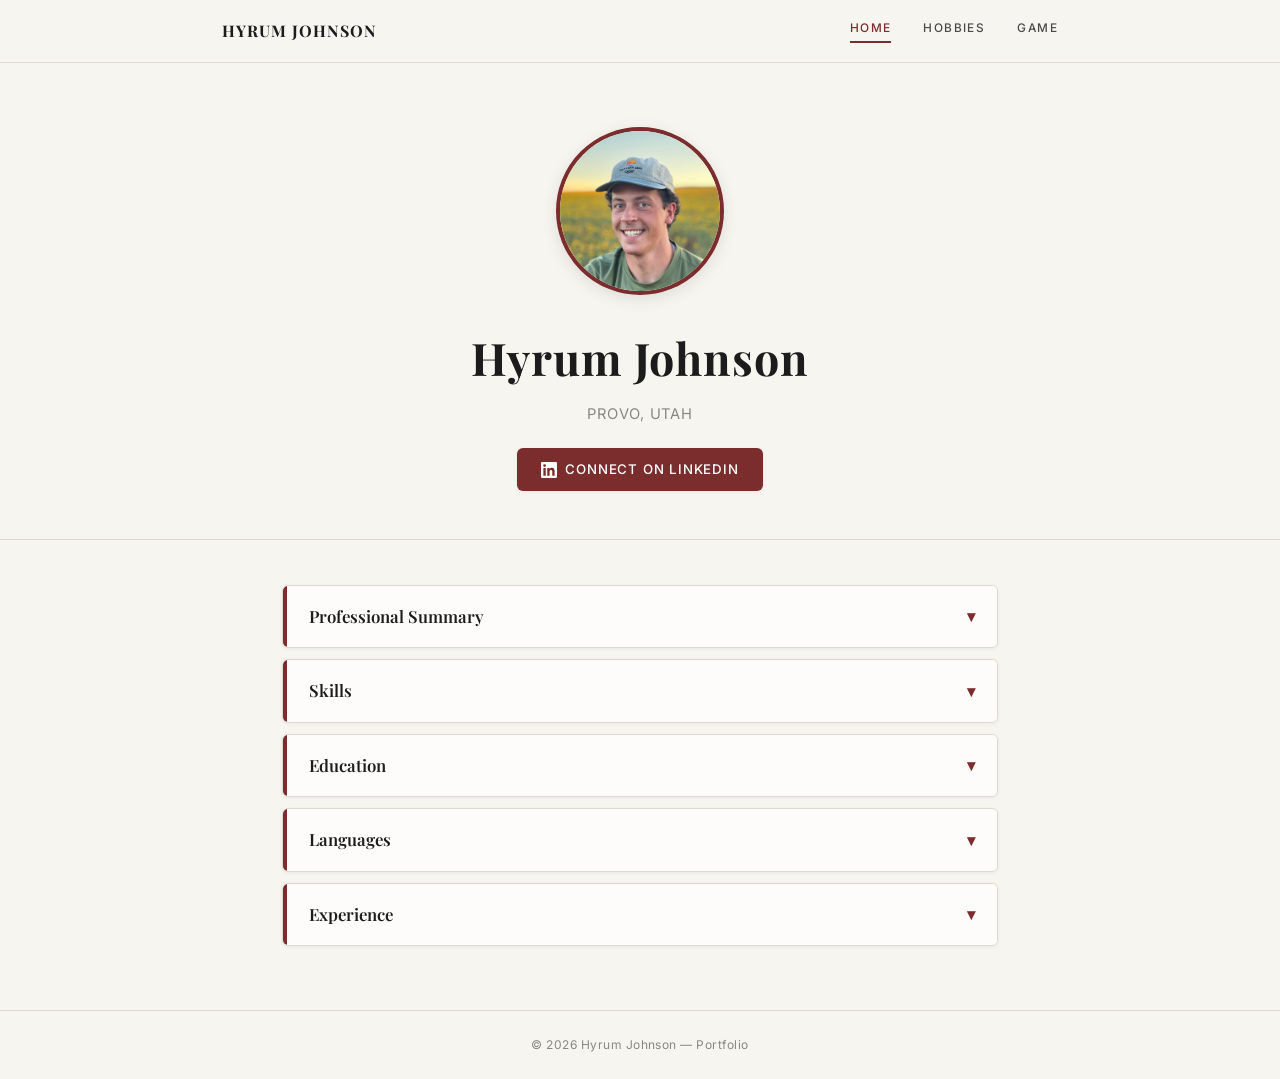
<file: index.html>
<!DOCTYPE html>
<html lang="en">
<head>
    <meta charset="UTF-8">
    <meta name="viewport" content="width=device-width, initial-scale=1.0">
    <title>Hyrum Johnson | Portfolio</title>
    <!-- Bunny Fonts: GDPR-compliant Google Fonts alternative — no visitor IP logging -->
    <link rel="preconnect" href="https://fonts.bunny.net">
    <link href="https://fonts.bunny.net/css2?family=Playfair+Display:wght@400;600;700&family=Inter:wght@300;400;500;600&display=swap" rel="stylesheet">
    <link rel="stylesheet" href="css/main.css">
</head>
<body>

    <nav class="navbar">
        <div class="nav-inner">
            <span class="nav-brand">HYRUM JOHNSON</span>
            <div class="nav-links">
                <a href="index.html" class="nav-link active">HOME</a>
                <a href="hobbies.html" class="nav-link">HOBBIES</a>
                <a href="game.html" class="nav-link">GAME</a>
            </div>
        </div>
    </nav>

    <section class="hero">
        <div class="profile-container">
            <img src="images/profile.jpg" alt="Hyrum Johnson" class="profile-photo">
        </div>
        <h1 class="hero-name">Hyrum Johnson</h1>
        <p class="hero-location">Provo, Utah</p>
        <a href="https://www.linkedin.com/in/hyrum-johnson-33675426a/" target="_blank" rel="noopener noreferrer" class="linkedin-btn">
            <svg xmlns="http://www.w3.org/2000/svg" width="16" height="16" viewBox="0 0 24 24" fill="currentColor" aria-hidden="true">
                <path d="M20.447 20.452h-3.554v-5.569c0-1.328-.027-3.037-1.852-3.037-1.853 0-2.136 1.445-2.136 2.939v5.667H9.351V9h3.414v1.561h.046c.477-.9 1.637-1.85 3.37-1.85 3.601 0 4.267 2.37 4.267 5.455v6.286zM5.337 7.433a2.062 2.062 0 0 1-2.063-2.065 2.064 2.064 0 1 1 2.063 2.065zm1.782 13.019H3.555V9h3.564v11.452zM22.225 0H1.771C.792 0 0 .774 0 1.729v20.542C0 23.227.792 24 1.771 24h20.451C23.2 24 24 23.227 24 22.271V1.729C24 .774 23.2 0 22.222 0h.003z"/>
            </svg>
            Connect on LinkedIn
        </a>
    </section>

    <main class="resume-main">

        <details class="accordion">
            <summary class="accordion-summary">
                <span>Professional Summary</span>
                <span class="arrow" aria-hidden="true">&#9662;</span>
            </summary>
            <div class="accordion-body">
                <p>Extremely driven and eager to learn college student. Exceptional communication skills both written and verbal. Experienced in various tasks found on a farm, mechanic shop, machine shop, and an office. Skilled manager, planner and organizer with intentions to increase such qualities in every aspect of work. Motivated to exert strategic and determined work ethic.</p>
            </div>
        </details>

        <details class="accordion">
            <summary class="accordion-summary">
                <span>Skills</span>
                <span class="arrow" aria-hidden="true">&#9662;</span>
            </summary>
            <div class="accordion-body">
                <ul class="skills-list">
                    <li>Excel Proficient</li>
                    <li>Financial Literacy</li>
                    <li>Supply Management</li>
                    <li>Project Management</li>
                    <li>Farm Operations Management</li>
                    <li>Written &amp; Verbal Communication</li>
                    <li>Customer Relations</li>
                </ul>
            </div>
        </details>

        <details class="accordion">
            <summary class="accordion-summary">
                <span>Education</span>
                <span class="arrow" aria-hidden="true">&#9662;</span>
            </summary>
            <div class="accordion-body">
                <div class="edu-entry">
                    <h3>Monticello High School</h3>
                    <p class="edu-location">Monticello, Utah</p>
                    <p class="edu-degree">High School Diploma &mdash; May 2020</p>
                    <ul class="edu-honors">
                        <li>Student Body President</li>
                        <li>High Honor Roll</li>
                    </ul>
                </div>
                <div class="edu-entry">
                    <h3>Brigham Young University</h3>
                    <p class="edu-location">Provo, Utah</p>
                    <p class="edu-degree">Winter 2023 &mdash; Currently Attending</p>
                </div>
            </div>
        </details>

        <details class="accordion">
            <summary class="accordion-summary">
                <span>Languages</span>
                <span class="arrow" aria-hidden="true">&#9662;</span>
            </summary>
            <div class="accordion-body">
                <div class="language-row">
                    <span class="lang-name">Spanish</span>
                    <span class="lang-level">Professional Working Proficiency</span>
                </div>
            </div>
        </details>

        <details class="accordion">
            <summary class="accordion-summary">
                <span>Experience</span>
                <span class="arrow" aria-hidden="true">&#9662;</span>
            </summary>
            <div class="accordion-body">

                <div class="exp-entry">
                    <div class="exp-header">
                        <h3>Johnson Organic Farms</h3>
                        <span class="exp-title">Farmer</span>
                    </div>
                    <p class="exp-meta">Monticello, UT &nbsp;&bull;&nbsp; May 2011 &mdash; Current</p>
                    <ul>
                        <li>Established effective communication between crew members throughout daily operations.</li>
                        <li>Created and organized Excel sheets for organization and record keeping.</li>
                        <li>Participated in every aspect of the growth and upkeep of the farm.</li>
                    </ul>
                </div>

                <div class="exp-entry">
                    <div class="exp-header">
                        <h3>GYC Luxury Homes</h3>
                        <span class="exp-title">Jobsite Assistant</span>
                    </div>
                    <p class="exp-meta">Alpine, UT &nbsp;&bull;&nbsp; Oct 2025 &mdash; Current</p>
                    <ul>
                        <li>Communicated with and translated Spanish for the superintendent and various subcontractors.</li>
                        <li>Assisted in constructing, fixing, and maintaining homes.</li>
                    </ul>
                </div>

                <div class="exp-entry">
                    <div class="exp-header">
                        <h3>GotchaQR</h3>
                        <span class="exp-title">BYU Internship</span>
                    </div>
                    <p class="exp-meta">Provo, UT &nbsp;&bull;&nbsp; Jan 2026 &mdash; April 2026</p>
                    <ul>
                        <li>Developed financial models for a startup company.</li>
                        <li>Produced data on target markets and buyer personas.</li>
                        <li>Presented multiple recommendations and coordinated efforts with internship team members.</li>
                    </ul>
                </div>

                <div class="exp-entry">
                    <div class="exp-header">
                        <h3>Sierra Towing</h3>
                        <span class="exp-title">Office Manager</span>
                    </div>
                    <p class="exp-meta">Monticello, UT &nbsp;&bull;&nbsp; Oct 2022 &mdash; Jan 2023</p>
                    <ul>
                        <li>Managed day-to-day operations of the office, such as ordering supplies, maintaining equipment and managing calendars.</li>
                        <li>Responded to customer inquiries and complaints with timeliness and professionalism.</li>
                        <li>Utilized excellent organizational skills to prioritize tasks effectively.</li>
                    </ul>
                </div>

                <div class="exp-entry">
                    <div class="exp-header">
                        <h3>The Church of Jesus Christ of Latter-day Saints</h3>
                        <span class="exp-title">Missionary Service, Full-time Volunteer</span>
                    </div>
                    <p class="exp-meta">Spain, Barcelona &nbsp;&bull;&nbsp; Oct 2020 &mdash; Sep 2022</p>
                    <ul>
                        <li>Led and motivated a team of peers in a cross-cultural environment to achieve collective goals.</li>
                        <li>Daily efficient planning and coordinating with peers.</li>
                        <li>Practiced active listening and building interpersonal skills.</li>
                    </ul>
                </div>

            </div>
        </details>

    </main>

    <footer class="footer">
        <p>&copy; 2026 Hyrum Johnson &mdash; Portfolio</p>
    </footer>

</body>
</html>
</file>
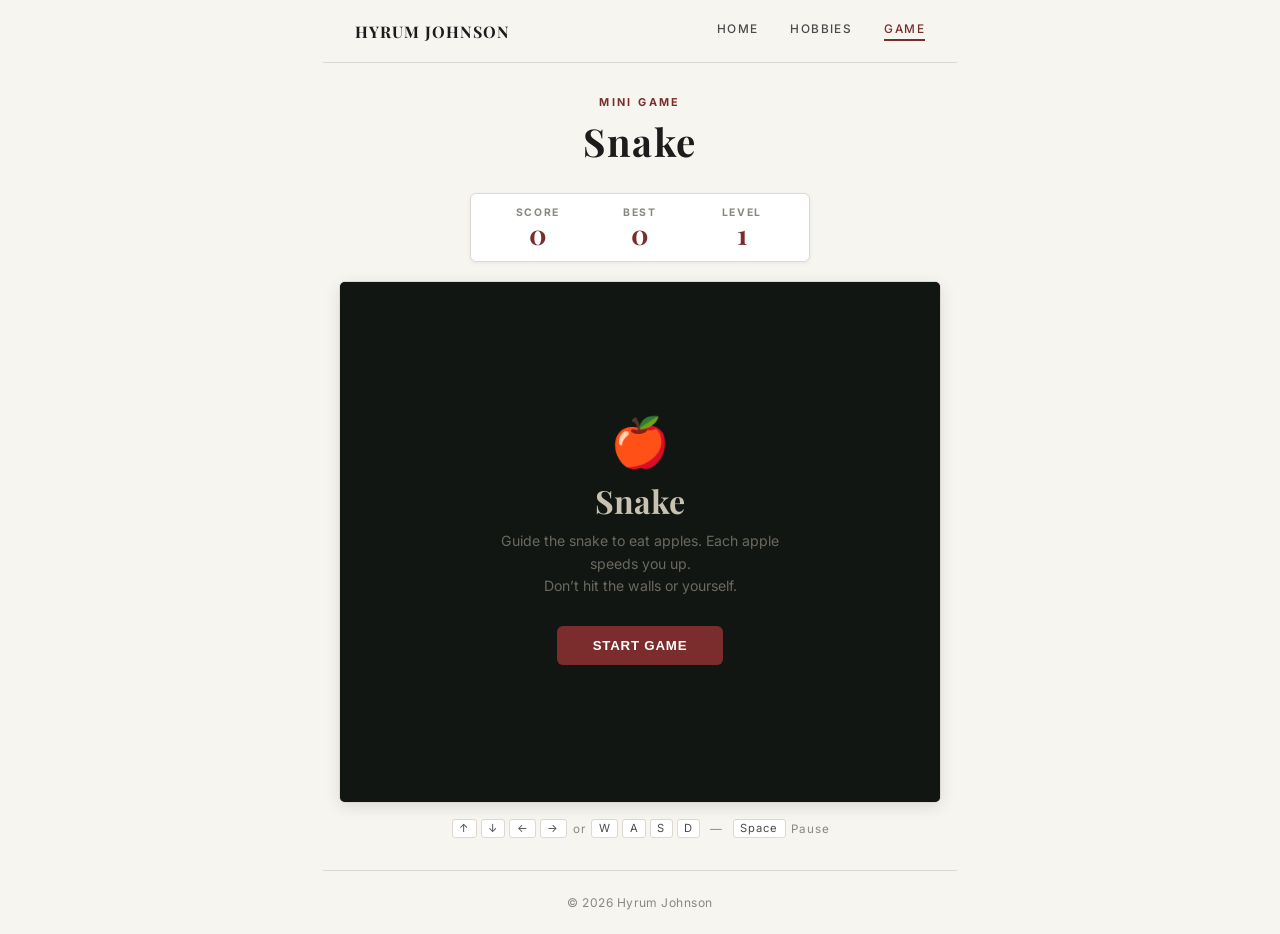
<file: game.html>
<!DOCTYPE html>
<html lang="en">
<head>
    <meta charset="UTF-8">
    <meta name="viewport" content="width=device-width, initial-scale=1.0">
    <title>Snake Game | Hyrum Johnson</title>
    <!-- Bunny Fonts: GDPR-compliant Google Fonts alternative — no visitor IP logging -->
    <link rel="preconnect" href="https://fonts.bunny.net">
    <link href="https://fonts.bunny.net/css2?family=Playfair+Display:wght@400;600;700&family=Inter:wght@300;400;500;600&display=swap" rel="stylesheet">

    <style>
        /* ── RESET ──────────────────────────────────────────────── */
        *, *::before, *::after {
            box-sizing: border-box;
            margin: 0;
            padding: 0;
        }

        /* ── PAGE — matches index.html / main.css design system ─── */
        :root {
            /* Page chrome tokens */
            --off-white:   #f7f5f0;
            --cream:       #edeae3;
            --white:       #ffffff;
            --dark-text:   #1c1c1c;
            --mid-text:    #4a4a4a;
            --light-text:  #888880;
            --accent:      #7b2d2d;
            --accent-dark: #5a1f1f;
            --border:      #ddd9d0;
            --shadow-sm:   0 1px 4px rgba(0,0,0,0.06);
            --shadow-md:   0 4px 16px rgba(0,0,0,0.10);
            --radius:      6px;
            --font-serif:  'Playfair Display', Georgia, 'Times New Roman', serif;
            --font-sans:   'Inter', -apple-system, BlinkMacSystemFont, 'Segoe UI', sans-serif;

            /* Score display */
            --score-color: #7b2d2d;

            /* Canvas-internal game colors — keep untouched */
            --bg:          #111714;
            --surface:     #181e19;
            --canvas-border: #252e26;
            --green:       #6a9e74;
            --green-head:  #84b88e;
        }

        html, body {
            height: 100%;
            background-color: var(--off-white);
            color: var(--dark-text);
            font-family: var(--font-sans);
            display: flex;
            flex-direction: column;
            align-items: center;
        }

        /* ── NAV — off-white, matches main.css exactly ──────────── */
        .navbar {
            width: 100%;
            background-color: var(--off-white);
            border-bottom: 1px solid var(--border);
            padding: 0 2rem;
        }

        .nav-inner {
            max-width: 900px;
            margin: 0 auto;
            height: 62px;
            display: flex;
            justify-content: space-between;
            align-items: center;
        }

        .nav-brand {
            font-family: var(--font-serif);
            font-size: 1rem;
            font-weight: 700;
            color: var(--dark-text);
            letter-spacing: 0.06em;
        }

        .nav-links { display: flex; gap: 2rem; }

        .nav-link {
            font-size: 0.74rem;
            font-weight: 500;
            letter-spacing: 0.12em;
            text-transform: uppercase;
            text-decoration: none;
            color: var(--mid-text);
            padding-bottom: 3px;
            border-bottom: 2px solid transparent;
            transition: color 0.2s, border-color 0.2s;
        }

        .nav-link:hover,
        .nav-link.active {
            color: var(--accent);
            border-bottom-color: var(--accent);
        }

        /* ── GAME WRAPPER ───────────────────────────────────────── */
        .game-wrapper {
            flex: 1;
            display: flex;
            flex-direction: column;
            align-items: center;
            justify-content: center;
            padding: 2rem 1rem;
            width: 100%;
        }

        /* ── HEADER — Playfair Display, dark text, maroon eyebrow ── */
        .game-header {
            text-align: center;
            margin-bottom: 1.6rem;
        }

        .game-eyebrow {
            font-size: 0.68rem;
            font-weight: 700;
            letter-spacing: 0.22em;
            text-transform: uppercase;
            color: var(--accent);
            display: block;
            margin-bottom: 0.4rem;
        }

        .game-title {
            font-family: var(--font-serif);
            font-size: 2.4rem;
            font-weight: 700;
            color: var(--dark-text);
            letter-spacing: 0.04em;
        }

        /* ── SCOREBOARD — white card, maroon score values ────────── */
        .scoreboard {
            display: flex;
            gap: 3rem;
            margin-bottom: 1.2rem;
            padding: 0.75rem 2.5rem;
            background-color: var(--white);
            border: 1px solid var(--border);
            border-radius: var(--radius);
            box-shadow: var(--shadow-sm);
        }

        .score-item {
            display: flex;
            flex-direction: column;
            align-items: center;
            gap: 0.15rem;
        }

        .score-label {
            font-size: 0.65rem;
            font-weight: 700;
            letter-spacing: 0.16em;
            text-transform: uppercase;
            color: var(--light-text);
        }

        .score-value {
            font-family: var(--font-serif);
            font-size: 1.7rem;
            font-weight: 700;
            color: var(--score-color);
            line-height: 1;
            min-width: 3ch;
            text-align: center;
        }

        /* ── CANVAS CONTAINER — white card around dark canvas ────── */
        .canvas-container {
            position: relative;
            border: 1px solid var(--border);
            border-radius: var(--radius);
            overflow: hidden;
            box-shadow: var(--shadow-md);
            background: var(--white);
        }

        #gameCanvas {
            display: block;
            /* canvas bg is drawn by JS — intentionally dark */
        }

        /* ── OVERLAY — sits on dark canvas, stays dark intentionally */
        .overlay {
            position: absolute;
            inset: 0;
            background-color: rgba(18, 22, 18, 0.90);
            display: flex;
            flex-direction: column;
            align-items: center;
            justify-content: center;
            text-align: center;
            padding: 2rem;
            transition: opacity 0.25s;
        }

        .overlay.hidden {
            opacity: 0;
            pointer-events: none;
        }

        .overlay-icon {
            font-size: 3rem;
            margin-bottom: 0.8rem;
            line-height: 1;
        }

        .overlay-title {
            font-family: var(--font-serif);
            font-size: 2rem;
            font-weight: 700;
            color: #c8c2b2;
            margin-bottom: 0.5rem;
        }

        .overlay-subtitle {
            font-size: 0.88rem;
            color: #6a6960;
            margin-bottom: 1.8rem;
            line-height: 1.6;
            max-width: 300px;
        }

        /* Overlay button — maroon filled, matches .linkedin-btn style */
        .game-btn {
            background-color: var(--accent);
            color: #fff;
            border: none;
            padding: 0.75rem 2.2rem;
            border-radius: var(--radius);
            font-size: 0.83rem;
            font-weight: 600;
            letter-spacing: 0.06em;
            text-transform: uppercase;
            cursor: pointer;
            transition: background-color 0.2s, transform 0.15s;
        }

        .game-btn:hover {
            background-color: var(--accent-dark);
            transform: translateY(-2px);
        }

        .overlay-score-display {
            font-family: var(--font-serif);
            font-size: 1.2rem;
            color: var(--score-color);
            margin-bottom: 1.4rem;
        }

        /* ── CONTROLS HINT — muted text, light key badges ────────── */
        .controls-hint {
            margin-top: 1rem;
            font-size: 0.73rem;
            color: var(--light-text);
            letter-spacing: 0.08em;
            text-align: center;
        }

        .controls-hint span {
            display: inline-block;
            background-color: var(--white);
            border: 1px solid var(--border);
            border-radius: 3px;
            padding: 0.1rem 0.4rem;
            margin: 0 2px;
            font-size: 0.7rem;
            color: var(--mid-text);
        }

        /* ── FOOTER — matches main.css .footer exactly ───────────── */
        .game-footer {
            width: 100%;
            text-align: center;
            padding: 1.5rem;
            font-size: 0.75rem;
            color: var(--light-text);
            border-top: 1px solid var(--border);
            letter-spacing: 0.04em;
            margin-top: auto;
        }
    </style>
</head>
<body>

    <!-- NAV -->
    <nav class="navbar">
        <div class="nav-inner">
            <span class="nav-brand">HYRUM JOHNSON</span>
            <div class="nav-links">
                <a href="index.html" class="nav-link">HOME</a>
                <a href="hobbies.html" class="nav-link">HOBBIES</a>
                <a href="game.html" class="nav-link active">GAME</a>
            </div>
        </div>
    </nav>

    <!-- GAME WRAPPER -->
    <div class="game-wrapper">

        <div class="game-header">
            <span class="game-eyebrow">Mini Game</span>
            <h1 class="game-title">Snake</h1>
        </div>

        <!-- SCOREBOARD -->
        <div class="scoreboard">
            <div class="score-item">
                <span class="score-label">Score</span>
                <span class="score-value" id="scoreDisplay">0</span>
            </div>
            <div class="score-item">
                <span class="score-label">Best</span>
                <span class="score-value" id="highScoreDisplay">0</span>
            </div>
            <div class="score-item">
                <span class="score-label">Level</span>
                <span class="score-value" id="levelDisplay">1</span>
            </div>
        </div>

        <!-- CANVAS -->
        <div class="canvas-container">
            <canvas id="gameCanvas" width="600" height="520"></canvas>

            <!-- START OVERLAY -->
            <div class="overlay" id="startOverlay">
                <div class="overlay-icon">&#127822;</div>
                <h2 class="overlay-title">Snake</h2>
                <p class="overlay-subtitle">
                    Guide the snake to eat apples. Each apple speeds you up.<br>
                    Don&rsquo;t hit the walls or yourself.
                </p>
                <button class="game-btn" id="startBtn">Start Game</button>
            </div>

            <!-- GAME OVER OVERLAY -->
            <div class="overlay hidden" id="gameOverOverlay">
                <div class="overlay-icon">&#128128;</div>
                <h2 class="overlay-title">Game Over</h2>
                <p class="overlay-score-display" id="finalScoreText">Score: 0</p>
                <p class="overlay-subtitle" id="gameOverMsg">Better luck next time.</p>
                <button class="game-btn" id="restartBtn">Play Again</button>
            </div>

            <!-- PAUSED OVERLAY -->
            <div class="overlay hidden" id="pauseOverlay">
                <div class="overlay-icon">&#9646;&#9646;</div>
                <h2 class="overlay-title">Paused</h2>
                <p class="overlay-subtitle">Press <strong>Space</strong> or tap the button to resume.</p>
                <button class="game-btn" id="resumeBtn">Resume</button>
            </div>
        </div>

        <!-- CONTROLS -->
        <p class="controls-hint">
            <span>&#8593;</span><span>&#8595;</span><span>&#8592;</span><span>&#8594;</span>
            or
            <span>W</span><span>A</span><span>S</span><span>D</span>
            &nbsp;&mdash;&nbsp;
            <span>Space</span> Pause
        </p>

    </div>

    <footer class="game-footer">
        <p>&copy; 2026 Hyrum Johnson</p>
    </footer>

    <!-- ═══ GAME SCRIPT ═══════════════════════════════════════════ -->
    <script>
        'use strict';

        // ── CONFIG ────────────────────────────────────────────────
        const GRID       = 20;          // px per cell
        const COLS       = 30;          // canvas width  / GRID
        const ROWS       = 26;          // canvas height / GRID
        const BASE_SPEED = 150;         // ms between ticks (lower = faster)
        const SPEED_STEP = 5;           // ms faster per apple eaten
        const MIN_SPEED  = 65;          // ms floor

        // Colors — muted palette, no bright hues
        const COLOR = {
            bg:          '#181e19',
            grid:        '#1c2320',
            snakeBody:   '#4e7856',
            snakeHead:   '#6a9e74',
            snakeEye:    '#d0cbbf',
            snakePupil:  '#181e19',
            apple:       '#7a3232',
            appleShine:  '#9e4444',
            appleLeaf:   '#4a7a52',
            appleLeaf2:  '#3d6644',
            text:        '#4a4840',
        };

        // ── STATE ─────────────────────────────────────────────────
        let snake, dir, nextDir, apple, score, highScore, level, speed;
        let gameLoop   = null;
        let gameState  = 'idle';    // 'idle' | 'playing' | 'paused' | 'over'

        const canvas  = document.getElementById('gameCanvas');
        const ctx     = canvas.getContext('2d');

        const startOverlay    = document.getElementById('startOverlay');
        const gameOverOverlay = document.getElementById('gameOverOverlay');
        const pauseOverlay    = document.getElementById('pauseOverlay');

        const scoreDisplay     = document.getElementById('scoreDisplay');
        const highScoreDisplay = document.getElementById('highScoreDisplay');
        const levelDisplay     = document.getElementById('levelDisplay');
        const finalScoreText   = document.getElementById('finalScoreText');
        const gameOverMsg      = document.getElementById('gameOverMsg');

        // Load high score from localStorage
        highScore = parseInt(localStorage.getItem('snakeHighScore') || '0', 10);
        highScoreDisplay.textContent = highScore;

        // ── INIT ──────────────────────────────────────────────────
        function initGame() {
            const midCol = Math.floor(COLS / 2);
            const midRow = Math.floor(ROWS / 2);
            snake   = [
                { x: midCol,     y: midRow },
                { x: midCol - 1, y: midRow },
                { x: midCol - 2, y: midRow },
            ];
            dir     = { x: 1, y: 0 };
            nextDir = { x: 1, y: 0 };
            score   = 0;
            level   = 1;
            speed   = BASE_SPEED;
            scoreDisplay.textContent = '0';
            levelDisplay.textContent = '1';
            spawnApple();
        }

        // ── APPLE SPAWN ───────────────────────────────────────────
        function spawnApple() {
            let pos;
            do {
                pos = {
                    x: Math.floor(Math.random() * COLS),
                    y: Math.floor(Math.random() * ROWS),
                };
            } while (snake.some(seg => seg.x === pos.x && seg.y === pos.y));
            apple = pos;
        }

        // ── GAME TICK ─────────────────────────────────────────────
        function tick() {
            dir = { ...nextDir };

            const head = {
                x: snake[0].x + dir.x,
                y: snake[0].y + dir.y,
            };

            // Wall collision
            if (head.x < 0 || head.x >= COLS || head.y < 0 || head.y >= ROWS) {
                endGame(); return;
            }
            // Self collision
            if (snake.some(seg => seg.x === head.x && seg.y === head.y)) {
                endGame(); return;
            }

            snake.unshift(head);

            if (head.x === apple.x && head.y === apple.y) {
                score++;
                scoreDisplay.textContent = score;
                // Level up every 5 apples
                level = Math.floor(score / 5) + 1;
                levelDisplay.textContent = level;
                // Speed up
                speed = Math.max(MIN_SPEED, BASE_SPEED - (score * SPEED_STEP));
                // Restart loop with new speed
                clearInterval(gameLoop);
                gameLoop = setInterval(tick, speed);
                spawnApple();
            } else {
                snake.pop();
            }

            draw();
        }

        // ── DRAW ──────────────────────────────────────────────────
        function draw() {
            // Background
            ctx.fillStyle = COLOR.bg;
            ctx.fillRect(0, 0, canvas.width, canvas.height);

            // Subtle grid
            ctx.strokeStyle = COLOR.grid;
            ctx.lineWidth = 0.5;
            for (let x = 0; x <= COLS; x++) {
                ctx.beginPath();
                ctx.moveTo(x * GRID, 0);
                ctx.lineTo(x * GRID, canvas.height);
                ctx.stroke();
            }
            for (let y = 0; y <= ROWS; y++) {
                ctx.beginPath();
                ctx.moveTo(0, y * GRID);
                ctx.lineTo(canvas.width, y * GRID);
                ctx.stroke();
            }

            // Draw apple
            drawApple(apple.x, apple.y);

            // Draw snake (body first, head on top)
            for (let i = snake.length - 1; i >= 0; i--) {
                if (i === 0) {
                    drawSnakeHead(snake[0], dir);
                } else {
                    drawSnakeBody(snake[i], i);
                }
            }
        }

        function drawSnakeBody(seg, index) {
            const px = seg.x * GRID;
            const py = seg.y * GRID;
            const pad = 1.5;
            const r = 4;
            const opacity = Math.max(0.4, 1 - index * 0.022);
            ctx.fillStyle = blendAlpha(COLOR.snakeBody, opacity);
            roundRect(ctx, px + pad, py + pad, GRID - pad * 2, GRID - pad * 2, r);
            ctx.fill();
        }

        function drawSnakeHead(seg, direction) {
            const px = seg.x * GRID;
            const py = seg.y * GRID;
            const pad = 1;
            const r = 5;

            // Head body
            ctx.fillStyle = COLOR.snakeHead;
            roundRect(ctx, px + pad, py + pad, GRID - pad * 2, GRID - pad * 2, r);
            ctx.fill();

            // Eyes
            const eyeSize = 3;
            const pupilSize = 1.5;
            let eye1, eye2;

            if (direction.x === 1) {          // right
                eye1 = { x: px + 14, y: py + 5 };
                eye2 = { x: px + 14, y: py + 13 };
            } else if (direction.x === -1) {  // left
                eye1 = { x: px + 4,  y: py + 5 };
                eye2 = { x: px + 4,  y: py + 13 };
            } else if (direction.y === -1) {  // up
                eye1 = { x: px + 5,  y: py + 4 };
                eye2 = { x: px + 13, y: py + 4 };
            } else {                          // down
                eye1 = { x: px + 5,  y: py + 14 };
                eye2 = { x: px + 13, y: py + 14 };
            }

            [eye1, eye2].forEach(eye => {
                ctx.fillStyle = COLOR.snakeEye;
                ctx.beginPath();
                ctx.arc(eye.x, eye.y, eyeSize, 0, Math.PI * 2);
                ctx.fill();
                ctx.fillStyle = COLOR.snakePupil;
                ctx.beginPath();
                ctx.arc(eye.x, eye.y, pupilSize, 0, Math.PI * 2);
                ctx.fill();
            });
        }

        function drawApple(col, row) {
            const cx = col * GRID + GRID / 2;
            const cy = row * GRID + GRID / 2 + 1;
            const r  = 7;

            // Apple body
            ctx.fillStyle = COLOR.apple;
            ctx.beginPath();
            ctx.arc(cx, cy, r, 0, Math.PI * 2);
            ctx.fill();

            // Shine
            ctx.fillStyle = COLOR.appleShine;
            ctx.beginPath();
            ctx.arc(cx - 2, cy - 2, 2.5, 0, Math.PI * 2);
            ctx.fill();

            // Stem
            ctx.strokeStyle = COLOR.appleLeaf;
            ctx.lineWidth = 1.5;
            ctx.lineCap = 'round';
            ctx.beginPath();
            ctx.moveTo(cx, cy - r);
            ctx.lineTo(cx + 2, cy - r - 4);
            ctx.stroke();

            // Leaf
            ctx.fillStyle = COLOR.appleLeaf2;
            ctx.beginPath();
            ctx.ellipse(cx + 4, cy - r - 3, 4, 2, Math.PI / 4, 0, Math.PI * 2);
            ctx.fill();
        }

        // ── HELPERS ───────────────────────────────────────────────
        function roundRect(ctx, x, y, w, h, r) {
            ctx.beginPath();
            ctx.moveTo(x + r, y);
            ctx.lineTo(x + w - r, y);
            ctx.quadraticCurveTo(x + w, y, x + w, y + r);
            ctx.lineTo(x + w, y + h - r);
            ctx.quadraticCurveTo(x + w, y + h, x + w - r, y + h);
            ctx.lineTo(x + r, y + h);
            ctx.quadraticCurveTo(x, y + h, x, y + h - r);
            ctx.lineTo(x, y + r);
            ctx.quadraticCurveTo(x, y, x + r, y);
            ctx.closePath();
        }

        function blendAlpha(hex, alpha) {
            const r = parseInt(hex.slice(1,3), 16);
            const g = parseInt(hex.slice(3,5), 16);
            const b = parseInt(hex.slice(5,7), 16);
            return `rgba(${r},${g},${b},${alpha})`;
        }

        // ── GAME CONTROL ──────────────────────────────────────────
        function startGame() {
            initGame();
            gameState = 'playing';
            startOverlay.classList.add('hidden');
            gameOverOverlay.classList.add('hidden');
            pauseOverlay.classList.add('hidden');
            clearInterval(gameLoop);
            gameLoop = setInterval(tick, speed);
            draw();
        }

        function endGame() {
            clearInterval(gameLoop);
            gameState = 'over';

            if (score > highScore) {
                highScore = score;
                localStorage.setItem('snakeHighScore', highScore);
                highScoreDisplay.textContent = highScore;
                gameOverMsg.textContent = '\u{1F31F} New high score!';
            } else {
                gameOverMsg.textContent = score >= 10
                    ? 'Nice run. Can you do better?'
                    : 'Keep practicing \u2014 you\'ll get there.';
            }

            finalScoreText.textContent = 'Score: ' + score;
            gameOverOverlay.classList.remove('hidden');
        }

        function togglePause() {
            if (gameState === 'playing') {
                clearInterval(gameLoop);
                gameState = 'paused';
                pauseOverlay.classList.remove('hidden');
            } else if (gameState === 'paused') {
                gameState = 'playing';
                pauseOverlay.classList.add('hidden');
                gameLoop = setInterval(tick, speed);
            }
        }

        // ── INPUT ─────────────────────────────────────────────────
        document.addEventListener('keydown', e => {
            switch (e.key) {
                case 'ArrowUp':    case 'w': case 'W':
                    e.preventDefault();
                    if (dir.y !== 1)  nextDir = { x: 0, y: -1 };
                    break;
                case 'ArrowDown':  case 's': case 'S':
                    e.preventDefault();
                    if (dir.y !== -1) nextDir = { x: 0, y: 1 };
                    break;
                case 'ArrowLeft':  case 'a': case 'A':
                    e.preventDefault();
                    if (dir.x !== 1)  nextDir = { x: -1, y: 0 };
                    break;
                case 'ArrowRight': case 'd': case 'D':
                    e.preventDefault();
                    if (dir.x !== -1) nextDir = { x: 1, y: 0 };
                    break;
                case ' ':
                    e.preventDefault();
                    if (gameState === 'playing' || gameState === 'paused') togglePause();
                    break;
            }
        });

        // Buttons
        document.getElementById('startBtn').addEventListener('click', startGame);
        document.getElementById('restartBtn').addEventListener('click', startGame);
        document.getElementById('resumeBtn').addEventListener('click', togglePause);

        // ── INITIAL DRAW ──────────────────────────────────────────
        // Draw the idle board so the canvas isn't blank
        (function drawIdle() {
            ctx.fillStyle = COLOR.bg;
            ctx.fillRect(0, 0, canvas.width, canvas.height);
            ctx.strokeStyle = COLOR.grid;
            ctx.lineWidth = 0.5;
            for (let x = 0; x <= COLS; x++) {
                ctx.beginPath(); ctx.moveTo(x*GRID,0); ctx.lineTo(x*GRID,canvas.height); ctx.stroke();
            }
            for (let y = 0; y <= ROWS; y++) {
                ctx.beginPath(); ctx.moveTo(0,y*GRID); ctx.lineTo(canvas.width,y*GRID); ctx.stroke();
            }
        })();
    </script>

</body>
</html>
</file>
<file: css/main.css>
/* ============================================================
   HYRUM JOHNSON PORTFOLIO — MAIN STYLESHEET (index.html)
   ============================================================ */

*, *::before, *::after {
    box-sizing: border-box;
    margin: 0;
    padding: 0;
}

:root {
    --off-white:   #f7f5f0;
    --cream:       #edeae3;
    --white:       #ffffff;
    --dark-text:   #1c1c1c;
    --mid-text:    #4a4a4a;
    --light-text:  #888880;
    --accent:      #7b2d2d;   /* deep maroon — pulled from resume palette */
    --accent-dark: #5a1f1f;
    --border:      #ddd9d0;
    --font-serif:  'Playfair Display', Georgia, 'Times New Roman', serif;
    --font-sans:   'Inter', -apple-system, BlinkMacSystemFont, 'Segoe UI', sans-serif;
    --shadow-sm:   0 1px 4px rgba(0,0,0,0.06);
    --shadow-md:   0 4px 16px rgba(0,0,0,0.10);
    --radius:      6px;
}

html {
    scroll-behavior: smooth;
}

body {
    font-family: var(--font-sans);
    background-color: var(--off-white);
    color: var(--dark-text);
    line-height: 1.65;
    min-height: 100vh;
}

/* ── NAVBAR ───────────────────────────────────────────────── */

.navbar {
    position: sticky;
    top: 0;
    z-index: 200;
    background-color: var(--off-white);
    border-bottom: 1px solid var(--border);
}

.nav-inner {
    max-width: 900px;
    margin: 0 auto;
    padding: 0 2rem;
    height: 62px;
    display: flex;
    justify-content: space-between;
    align-items: center;
}

.nav-brand {
    font-family: var(--font-serif);
    font-size: 1rem;
    font-weight: 700;
    letter-spacing: 0.06em;
    color: var(--dark-text);
}

.nav-links {
    display: flex;
    gap: 2rem;
}

.nav-link {
    font-size: 0.74rem;
    font-weight: 500;
    letter-spacing: 0.12em;
    text-transform: uppercase;
    text-decoration: none;
    color: var(--mid-text);
    padding-bottom: 3px;
    border-bottom: 2px solid transparent;
    transition: color 0.2s, border-color 0.2s;
}

.nav-link:hover,
.nav-link.active {
    color: var(--accent);
    border-bottom-color: var(--accent);
}

/* ── HERO ─────────────────────────────────────────────────── */

.hero {
    text-align: center;
    padding: 4rem 2rem 3rem;
    border-bottom: 1px solid var(--border);
    background-color: var(--off-white);
}

.profile-container {
    width: 168px;
    height: 168px;
    margin: 0 auto 1.6rem;
    border-radius: 50%;
    overflow: hidden;
    border: 4px solid var(--accent);
    box-shadow: var(--shadow-md);
}

.profile-photo {
    width: 100%;
    height: 100%;
    object-fit: cover;
    object-position: center 10%;
    display: block;
}

.hero-name {
    font-family: var(--font-serif);
    font-size: 2.8rem;
    font-weight: 700;
    color: var(--dark-text);
    letter-spacing: 0.02em;
    margin-bottom: 0.45rem;
}

.hero-location {
    font-size: 0.92rem;
    color: var(--light-text);
    letter-spacing: 0.05em;
    text-transform: uppercase;
    margin-bottom: 1.4rem;
}

.linkedin-btn {
    display: inline-flex;
    align-items: center;
    gap: 0.5rem;
    background-color: var(--accent);
    color: #fff;
    text-decoration: none;
    padding: 0.65rem 1.5rem;
    border-radius: var(--radius);
    font-size: 0.83rem;
    font-weight: 500;
    letter-spacing: 0.06em;
    text-transform: uppercase;
    transition: background-color 0.2s, transform 0.15s, box-shadow 0.2s;
    box-shadow: var(--shadow-sm);
}

.linkedin-btn:hover {
    background-color: var(--accent-dark);
    transform: translateY(-2px);
    box-shadow: var(--shadow-md);
}

/* ── RESUME MAIN ──────────────────────────────────────────── */

.resume-main {
    max-width: 780px;
    margin: 2.8rem auto 0;
    padding: 0 2rem 4rem;
    display: flex;
    flex-direction: column;
    gap: 0.7rem;
}

/* ── ACCORDION ────────────────────────────────────────────── */

.accordion {
    background: var(--white);
    border: 1px solid var(--border);
    border-radius: var(--radius);
    overflow: hidden;
    box-shadow: var(--shadow-sm);
    transition: box-shadow 0.2s;
}

.accordion[open] {
    box-shadow: var(--shadow-md);
}

.accordion-summary {
    display: flex;
    justify-content: space-between;
    align-items: center;
    padding: 1.05rem 1.4rem;
    cursor: pointer;
    list-style: none;
    user-select: none;
    font-family: var(--font-serif);
    font-size: 1.05rem;
    font-weight: 600;
    color: var(--dark-text);
    background-color: #fdfcfa;
    border-left: 4px solid var(--accent);
    transition: background-color 0.15s;
}

.accordion-summary::-webkit-details-marker { display: none; }

.accordion-summary:hover {
    background-color: var(--cream);
}

.accordion[open] > .accordion-summary {
    background-color: var(--cream);
}

.arrow {
    color: var(--accent);
    font-size: 1rem;
    display: inline-block;
    transition: transform 0.25s ease;
    flex-shrink: 0;
}

.accordion[open] .arrow {
    transform: rotate(180deg);
}

.accordion-body {
    padding: 1.3rem 1.6rem 1.5rem;
    border-top: 1px solid var(--border);
    animation: fadeSlideDown 0.22s ease;
}

@keyframes fadeSlideDown {
    from { opacity: 0; transform: translateY(-8px); }
    to   { opacity: 1; transform: translateY(0); }
}

.accordion-body > p {
    font-size: 0.92rem;
    color: var(--mid-text);
    line-height: 1.8;
}

/* ── SKILLS ───────────────────────────────────────────────── */

.skills-list {
    list-style: none;
    display: flex;
    flex-wrap: wrap;
    gap: 0.55rem;
    padding: 0;
}

.skills-list li {
    background-color: var(--cream);
    border: 1px solid var(--border);
    color: var(--mid-text);
    font-size: 0.83rem;
    font-weight: 500;
    padding: 0.38rem 0.9rem;
    border-radius: 20px;
}

/* ── EDUCATION ────────────────────────────────────────────── */

.edu-entry {
    margin-bottom: 1.3rem;
}

.edu-entry:last-child { margin-bottom: 0; }

.edu-entry h3 {
    font-family: var(--font-serif);
    font-size: 1rem;
    font-weight: 600;
    color: var(--dark-text);
    margin-bottom: 0.15rem;
}

.edu-location {
    font-size: 0.83rem;
    color: var(--light-text);
    font-style: italic;
}

.edu-degree {
    font-size: 0.88rem;
    color: var(--mid-text);
    margin: 0.2rem 0 0.45rem;
}

.edu-honors {
    padding-left: 1.3rem;
    margin-top: 0.3rem;
}

.edu-honors li {
    font-size: 0.87rem;
    color: var(--mid-text);
    margin-bottom: 0.2rem;
}

/* ── LANGUAGES ────────────────────────────────────────────── */

.language-row {
    display: flex;
    align-items: center;
    gap: 1rem;
}

.lang-name {
    font-weight: 600;
    font-size: 0.93rem;
    color: var(--dark-text);
}

.lang-level {
    font-size: 0.85rem;
    color: var(--light-text);
    font-style: italic;
}

/* ── EXPERIENCE ───────────────────────────────────────────── */

.exp-entry {
    padding-bottom: 1.4rem;
    margin-bottom: 1.3rem;
    border-bottom: 1px solid var(--border);
}

.exp-entry:last-child {
    padding-bottom: 0;
    margin-bottom: 0;
    border-bottom: none;
}

.exp-header {
    display: flex;
    align-items: baseline;
    gap: 0.6rem;
    flex-wrap: wrap;
    margin-bottom: 0.2rem;
}

.exp-header h3 {
    font-family: var(--font-serif);
    font-size: 1rem;
    font-weight: 600;
    color: var(--dark-text);
}

.exp-title {
    font-size: 0.87rem;
    color: var(--accent);
    font-style: italic;
}

.exp-title::before {
    content: '| ';
    color: var(--border);
    font-style: normal;
}

.exp-meta {
    font-size: 0.81rem;
    color: var(--light-text);
    margin-bottom: 0.55rem;
}

.exp-entry ul {
    padding-left: 1.3rem;
}

.exp-entry ul li {
    font-size: 0.88rem;
    color: var(--mid-text);
    margin-bottom: 0.3rem;
    line-height: 1.65;
}

/* ── FOOTER ───────────────────────────────────────────────── */

.footer {
    text-align: center;
    padding: 1.5rem;
    font-size: 0.75rem;
    color: var(--light-text);
    border-top: 1px solid var(--border);
    letter-spacing: 0.04em;
}

/* ── RESPONSIVE ───────────────────────────────────────────── */

@media (max-width: 620px) {
    .hero { padding: 2.5rem 1.2rem 2rem; }
    .hero-name { font-size: 2rem; }
    .nav-inner { padding: 0 1rem; }
    .nav-brand { font-size: 0.85rem; }
    .nav-links { gap: 1.2rem; }
    .resume-main { padding: 0 1rem 3rem; }
    .accordion-summary { font-size: 0.95rem; }
}
</file>
